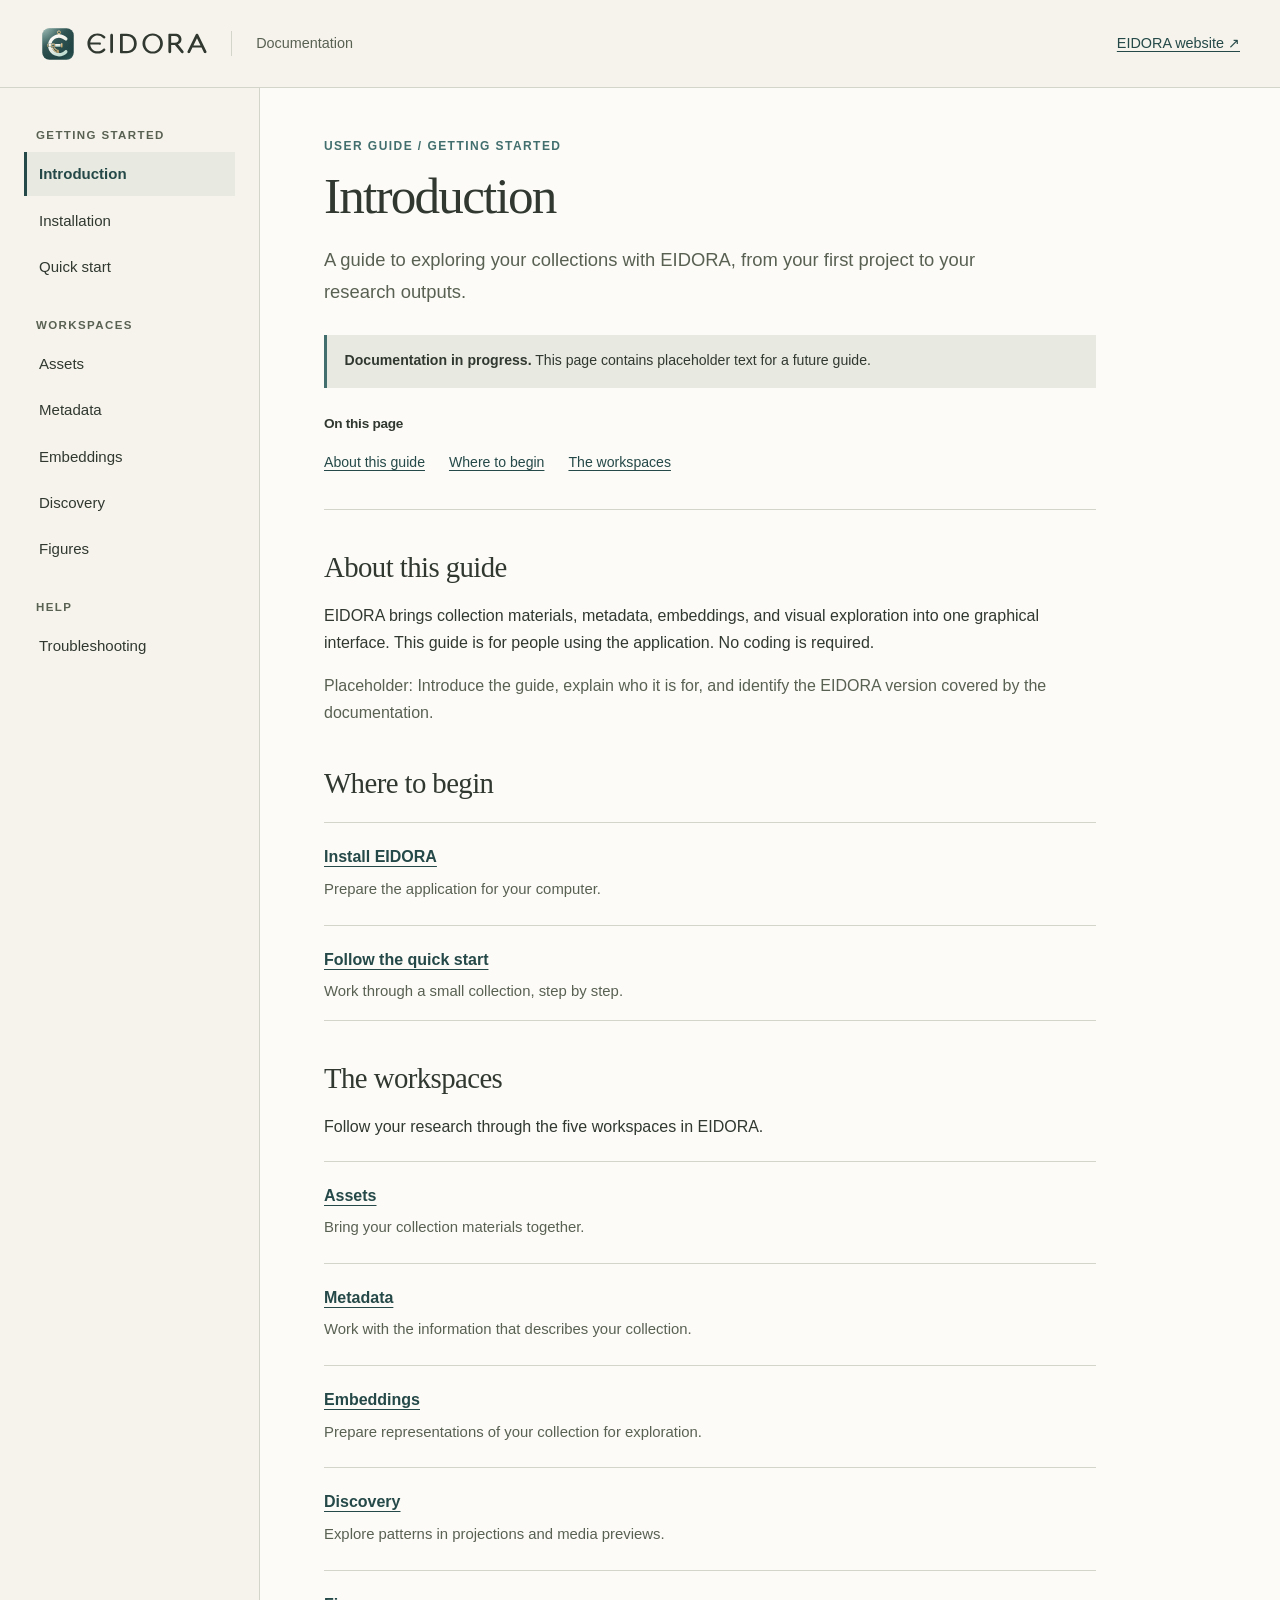
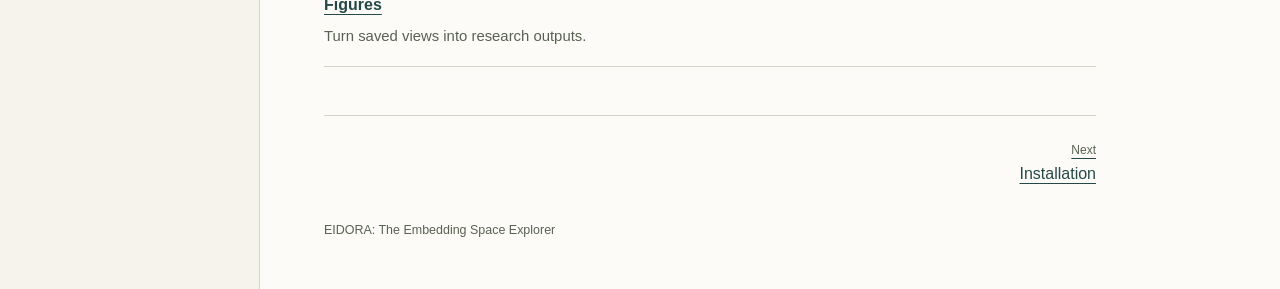
<file: index.html>
<!doctype html>
<html lang="en">
<head>
  <meta charset="utf-8">
  <meta name="viewport" content="width=device-width, initial-scale=1">
  <meta name="description" content="A guide to exploring your collections with EIDORA, from your first project to your research outputs.">
  <title>Introduction · EIDORA Documentation</title>
  <link rel="icon" href="assets/brand/eidora_icon.svg" type="image/svg+xml">
  <link rel="stylesheet" href="styles.css">
</head>
<body>
  <a class="skip-link" href="#main-content">Skip to content</a>

  <!-- Shared header: keep this the same in every HTML file. -->
  <header class="site-header">
    <div class="site-identity">
      <a class="brand" href="index.html" aria-label="EIDORA documentation home">
        <img class="brand-icon" src="assets/brand/eidora_icon.svg" alt="" width="36" height="36">
        <img class="brand-wordmark" src="assets/brand/eidora_wordmark.svg" alt="EIDORA" width="120">
      </a>
      <span class="site-label">Documentation</span>
    </div>
    <a class="website-link" href="https://www.eidora.org/">EIDORA website <span aria-hidden="true">&nbsp;↗</span></a>
  </header>

  <div class="docs-layout">
    <!-- Shared sidebar: update all pages when adding or renaming a link.
         Only this page's link should have aria-current="page". -->
    <aside class="sidebar">
      <nav aria-label="Documentation">
          <div class="nav-group">
            <h2 class="nav-heading">Getting started</h2>
            <ul>
              <li><a href="index.html" aria-current="page">Introduction</a></li>
              <li><a href="installation.html">Installation</a></li>
              <li><a href="quick-start.html">Quick start</a></li>
            </ul>
          </div>
          <div class="nav-group">
            <h2 class="nav-heading">Workspaces</h2>
            <ul>
              <li><a href="assets.html">Assets</a></li>
              <li><a href="metadata.html">Metadata</a></li>
              <li><a href="embeddings.html">Embeddings</a></li>
              <li><a href="discovery.html">Discovery</a></li>
              <li><a href="figures.html">Figures</a></li>
            </ul>
          </div>
          <div class="nav-group">
            <h2 class="nav-heading">Help</h2>
            <ul>
              <li><a href="troubleshooting.html">Troubleshooting</a></li>
            </ul>
          </div>
      </nav>
    </aside>

    <!-- Main documentation content: edit the text and sections below. -->
    <main id="main-content" class="document" tabindex="-1">
      <article aria-labelledby="page-title">
        <header>
          <p class="eyebrow">User guide / Getting started</p>
          <h1 id="page-title">Introduction</h1>
          <p class="lead">A guide to exploring your collections with EIDORA, from your first project to your research outputs.</p>
        </header>

        <!-- Remove this notice when the page is ready for readers. -->
        <aside class="draft-note" aria-label="Documentation status">
          <p><strong>Documentation in progress.</strong> This page contains placeholder text for a future guide.</p>
        </aside>

        <nav class="page-contents" aria-label="On this page">
          <h2>On this page</h2>
          <ul>
              <li><a href="#about-this-guide">About this guide</a></li>
              <li><a href="#where-to-begin">Where to begin</a></li>
              <li><a href="#the-workspaces">The workspaces</a></li>
          </ul>
        </nav>

        <!-- Edit this section. Keep its ID in sync with the link above. -->
        <section id="about-this-guide" aria-labelledby="about-this-guide-title">
          <h2 id="about-this-guide-title">About this guide</h2>
          <p>EIDORA brings collection materials, metadata, embeddings, and visual exploration into one graphical interface. This guide is for people using the application. No coding is required.</p>
          <p class="placeholder">Placeholder: Introduce the guide, explain who it is for, and identify the EIDORA version covered by the documentation.</p>
        </section>

        <!-- Edit this section. Keep its ID in sync with the link above. -->
        <section id="where-to-begin" aria-labelledby="where-to-begin-title">
          <h2 id="where-to-begin-title">Where to begin</h2>
          <ul class="topic-list">
            <li><a href="installation.html">Install EIDORA</a><p>Prepare the application for your computer.</p></li>
            <li><a href="quick-start.html">Follow the quick start</a><p>Work through a small collection, step by step.</p></li>
          </ul>
        </section>

        <!-- Edit this section. Keep its ID in sync with the link above. -->
        <section id="the-workspaces" aria-labelledby="the-workspaces-title">
          <h2 id="the-workspaces-title">The workspaces</h2>
          <p>Follow your research through the five workspaces in EIDORA.</p>
          <ul class="topic-list">
            <li><a href="assets.html">Assets</a><p>Bring your collection materials together.</p></li>
            <li><a href="metadata.html">Metadata</a><p>Work with the information that describes your collection.</p></li>
            <li><a href="embeddings.html">Embeddings</a><p>Prepare representations of your collection for exploration.</p></li>
            <li><a href="discovery.html">Discovery</a><p>Explore patterns in projections and media previews.</p></li>
            <li><a href="figures.html">Figures</a><p>Turn saved views into research outputs.</p></li>
          </ul>
        </section>
      </article>

      <!-- Update these links if the order of the guide changes. -->
      <nav class="page-navigation" aria-label="Previous and next pages">
        
        <a class="next-page" href="installation.html"><span>Next</span>Installation</a>
      </nav>
      <footer class="site-footer">
        <p>EIDORA: The Embedding Space Explorer</p>
      </footer>
    </main>
  </div>
</body>
</html>
</file>
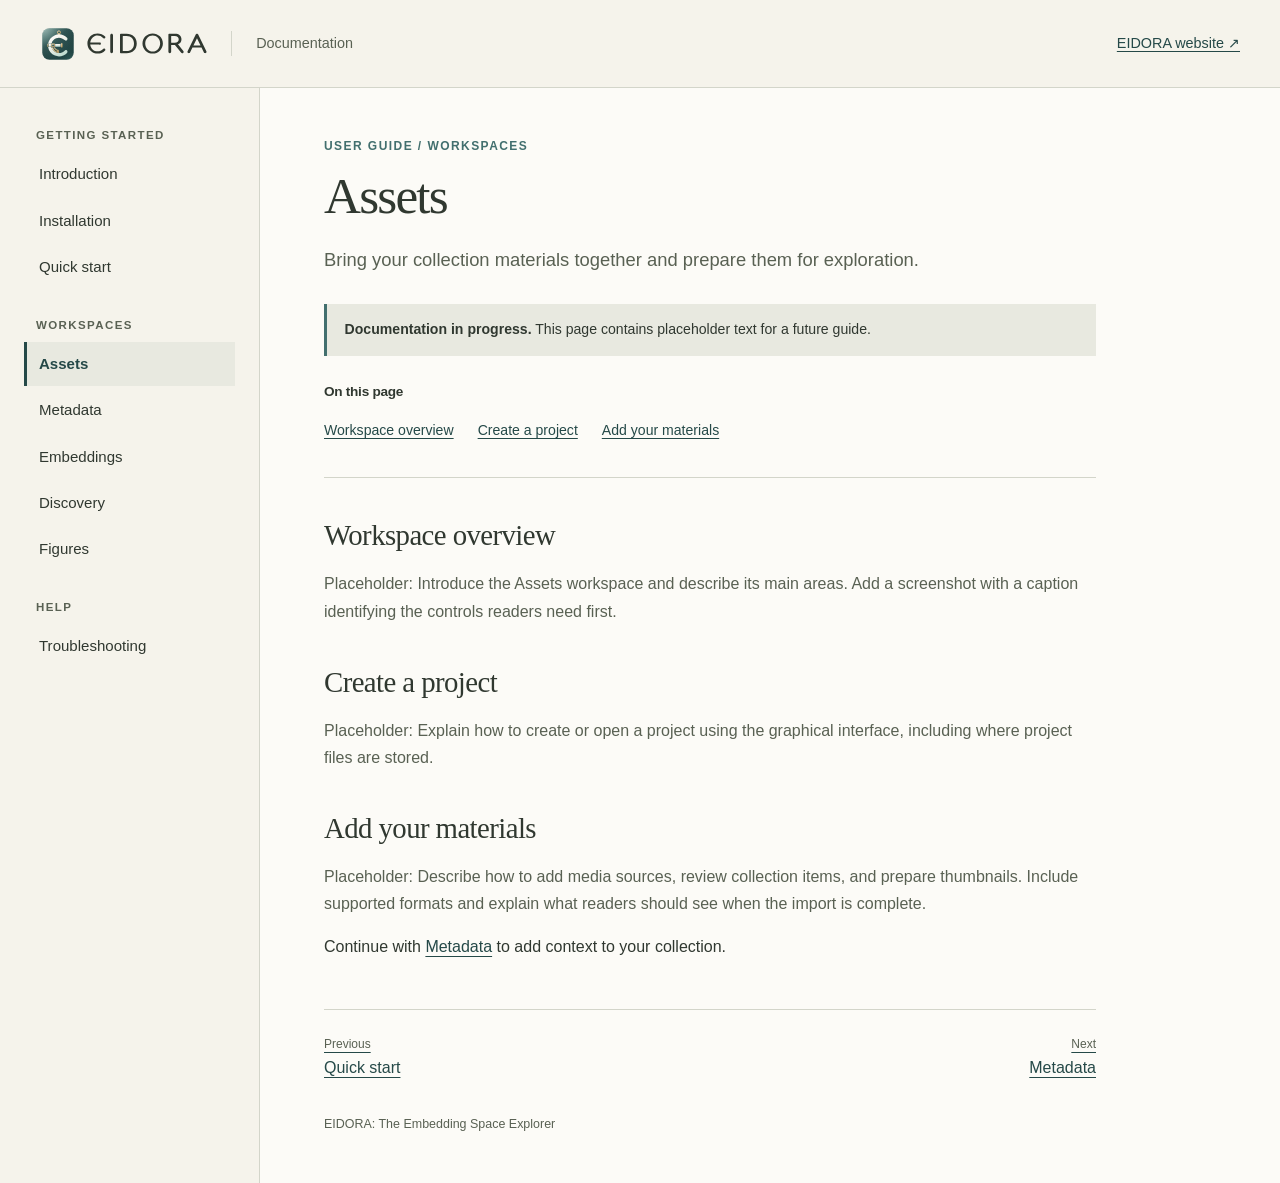
<file: assets.html>
<!doctype html>
<html lang="en">
<head>
  <meta charset="utf-8">
  <meta name="viewport" content="width=device-width, initial-scale=1">
  <meta name="description" content="Bring your collection materials together and prepare them for exploration.">
  <title>Assets · EIDORA Documentation</title>
  <link rel="icon" href="assets/brand/eidora_icon.svg" type="image/svg+xml">
  <link rel="stylesheet" href="styles.css">
</head>
<body>
  <a class="skip-link" href="#main-content">Skip to content</a>

  <!-- Shared header: keep this the same in every HTML file. -->
  <header class="site-header">
    <div class="site-identity">
      <a class="brand" href="index.html" aria-label="EIDORA documentation home">
        <img class="brand-icon" src="assets/brand/eidora_icon.svg" alt="" width="36" height="36">
        <img class="brand-wordmark" src="assets/brand/eidora_wordmark.svg" alt="EIDORA" width="120">
      </a>
      <span class="site-label">Documentation</span>
    </div>
    <a class="website-link" href="https://www.eidora.org/">EIDORA website <span aria-hidden="true">&nbsp;↗</span></a>
  </header>

  <div class="docs-layout">
    <!-- Shared sidebar: update all pages when adding or renaming a link.
         Only this page's link should have aria-current="page". -->
    <aside class="sidebar">
      <nav aria-label="Documentation">
          <div class="nav-group">
            <h2 class="nav-heading">Getting started</h2>
            <ul>
              <li><a href="index.html">Introduction</a></li>
              <li><a href="installation.html">Installation</a></li>
              <li><a href="quick-start.html">Quick start</a></li>
            </ul>
          </div>
          <div class="nav-group">
            <h2 class="nav-heading">Workspaces</h2>
            <ul>
              <li><a href="assets.html" aria-current="page">Assets</a></li>
              <li><a href="metadata.html">Metadata</a></li>
              <li><a href="embeddings.html">Embeddings</a></li>
              <li><a href="discovery.html">Discovery</a></li>
              <li><a href="figures.html">Figures</a></li>
            </ul>
          </div>
          <div class="nav-group">
            <h2 class="nav-heading">Help</h2>
            <ul>
              <li><a href="troubleshooting.html">Troubleshooting</a></li>
            </ul>
          </div>
      </nav>
    </aside>

    <!-- Main documentation content: edit the text and sections below. -->
    <main id="main-content" class="document" tabindex="-1">
      <article aria-labelledby="page-title">
        <header>
          <p class="eyebrow">User guide / Workspaces</p>
          <h1 id="page-title">Assets</h1>
          <p class="lead">Bring your collection materials together and prepare them for exploration.</p>
        </header>

        <!-- Remove this notice when the page is ready for readers. -->
        <aside class="draft-note" aria-label="Documentation status">
          <p><strong>Documentation in progress.</strong> This page contains placeholder text for a future guide.</p>
        </aside>

        <nav class="page-contents" aria-label="On this page">
          <h2>On this page</h2>
          <ul>
              <li><a href="#workspace-overview">Workspace overview</a></li>
              <li><a href="#create-a-project">Create a project</a></li>
              <li><a href="#add-your-materials">Add your materials</a></li>
          </ul>
        </nav>

        <!-- Edit this section. Keep its ID in sync with the link above. -->
        <section id="workspace-overview" aria-labelledby="workspace-overview-title">
          <h2 id="workspace-overview-title">Workspace overview</h2>
          <p class="placeholder">Placeholder: Introduce the Assets workspace and describe its main areas. Add a screenshot with a caption identifying the controls readers need first.</p>
        </section>

        <!-- Edit this section. Keep its ID in sync with the link above. -->
        <section id="create-a-project" aria-labelledby="create-a-project-title">
          <h2 id="create-a-project-title">Create a project</h2>
          <p class="placeholder">Placeholder: Explain how to create or open a project using the graphical interface, including where project files are stored.</p>
        </section>

        <!-- Edit this section. Keep its ID in sync with the link above. -->
        <section id="add-your-materials" aria-labelledby="add-your-materials-title">
          <h2 id="add-your-materials-title">Add your materials</h2>
          <p class="placeholder">Placeholder: Describe how to add media sources, review collection items, and prepare thumbnails. Include supported formats and explain what readers should see when the import is complete.</p>
          <p>Continue with <a href="metadata.html">Metadata</a> to add context to your collection.</p>
        </section>
      </article>

      <!-- Update these links if the order of the guide changes. -->
      <nav class="page-navigation" aria-label="Previous and next pages">
        <a href="quick-start.html"><span>Previous</span>Quick start</a>
        <a class="next-page" href="metadata.html"><span>Next</span>Metadata</a>
      </nav>
      <footer class="site-footer">
        <p>EIDORA: The Embedding Space Explorer</p>
      </footer>
    </main>
  </div>
</body>
</html>
</file>
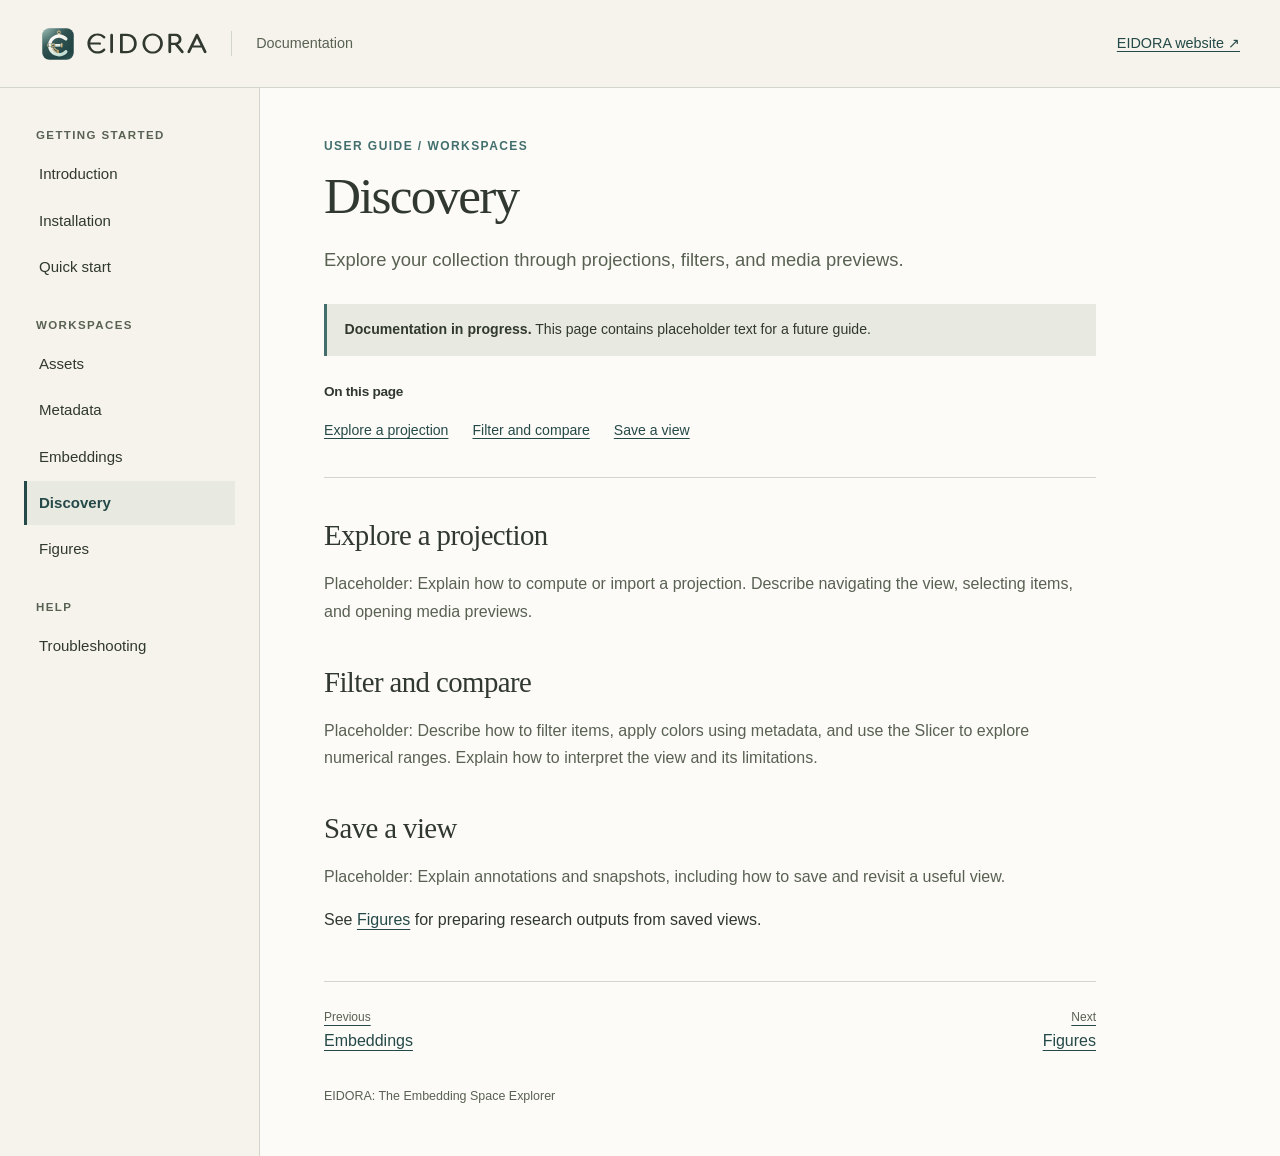
<file: discovery.html>
<!doctype html>
<html lang="en">
<head>
  <meta charset="utf-8">
  <meta name="viewport" content="width=device-width, initial-scale=1">
  <meta name="description" content="Explore your collection through projections, filters, and media previews.">
  <title>Discovery · EIDORA Documentation</title>
  <link rel="icon" href="assets/brand/eidora_icon.svg" type="image/svg+xml">
  <link rel="stylesheet" href="styles.css">
</head>
<body>
  <a class="skip-link" href="#main-content">Skip to content</a>

  <!-- Shared header: keep this the same in every HTML file. -->
  <header class="site-header">
    <div class="site-identity">
      <a class="brand" href="index.html" aria-label="EIDORA documentation home">
        <img class="brand-icon" src="assets/brand/eidora_icon.svg" alt="" width="36" height="36">
        <img class="brand-wordmark" src="assets/brand/eidora_wordmark.svg" alt="EIDORA" width="120">
      </a>
      <span class="site-label">Documentation</span>
    </div>
    <a class="website-link" href="https://www.eidora.org/">EIDORA website <span aria-hidden="true">&nbsp;↗</span></a>
  </header>

  <div class="docs-layout">
    <!-- Shared sidebar: update all pages when adding or renaming a link.
         Only this page's link should have aria-current="page". -->
    <aside class="sidebar">
      <nav aria-label="Documentation">
          <div class="nav-group">
            <h2 class="nav-heading">Getting started</h2>
            <ul>
              <li><a href="index.html">Introduction</a></li>
              <li><a href="installation.html">Installation</a></li>
              <li><a href="quick-start.html">Quick start</a></li>
            </ul>
          </div>
          <div class="nav-group">
            <h2 class="nav-heading">Workspaces</h2>
            <ul>
              <li><a href="assets.html">Assets</a></li>
              <li><a href="metadata.html">Metadata</a></li>
              <li><a href="embeddings.html">Embeddings</a></li>
              <li><a href="discovery.html" aria-current="page">Discovery</a></li>
              <li><a href="figures.html">Figures</a></li>
            </ul>
          </div>
          <div class="nav-group">
            <h2 class="nav-heading">Help</h2>
            <ul>
              <li><a href="troubleshooting.html">Troubleshooting</a></li>
            </ul>
          </div>
      </nav>
    </aside>

    <!-- Main documentation content: edit the text and sections below. -->
    <main id="main-content" class="document" tabindex="-1">
      <article aria-labelledby="page-title">
        <header>
          <p class="eyebrow">User guide / Workspaces</p>
          <h1 id="page-title">Discovery</h1>
          <p class="lead">Explore your collection through projections, filters, and media previews.</p>
        </header>

        <!-- Remove this notice when the page is ready for readers. -->
        <aside class="draft-note" aria-label="Documentation status">
          <p><strong>Documentation in progress.</strong> This page contains placeholder text for a future guide.</p>
        </aside>

        <nav class="page-contents" aria-label="On this page">
          <h2>On this page</h2>
          <ul>
              <li><a href="#explore-a-projection">Explore a projection</a></li>
              <li><a href="#filter-and-compare">Filter and compare</a></li>
              <li><a href="#save-a-view">Save a view</a></li>
          </ul>
        </nav>

        <!-- Edit this section. Keep its ID in sync with the link above. -->
        <section id="explore-a-projection" aria-labelledby="explore-a-projection-title">
          <h2 id="explore-a-projection-title">Explore a projection</h2>
          <p class="placeholder">Placeholder: Explain how to compute or import a projection. Describe navigating the view, selecting items, and opening media previews.</p>
        </section>

        <!-- Edit this section. Keep its ID in sync with the link above. -->
        <section id="filter-and-compare" aria-labelledby="filter-and-compare-title">
          <h2 id="filter-and-compare-title">Filter and compare</h2>
          <p class="placeholder">Placeholder: Describe how to filter items, apply colors using metadata, and use the Slicer to explore numerical ranges. Explain how to interpret the view and its limitations.</p>
        </section>

        <!-- Edit this section. Keep its ID in sync with the link above. -->
        <section id="save-a-view" aria-labelledby="save-a-view-title">
          <h2 id="save-a-view-title">Save a view</h2>
          <p class="placeholder">Placeholder: Explain annotations and snapshots, including how to save and revisit a useful view.</p>
          <p>See <a href="figures.html">Figures</a> for preparing research outputs from saved views.</p>
        </section>
      </article>

      <!-- Update these links if the order of the guide changes. -->
      <nav class="page-navigation" aria-label="Previous and next pages">
        <a href="embeddings.html"><span>Previous</span>Embeddings</a>
        <a class="next-page" href="figures.html"><span>Next</span>Figures</a>
      </nav>
      <footer class="site-footer">
        <p>EIDORA: The Embedding Space Explorer</p>
      </footer>
    </main>
  </div>
</body>
</html>
</file>
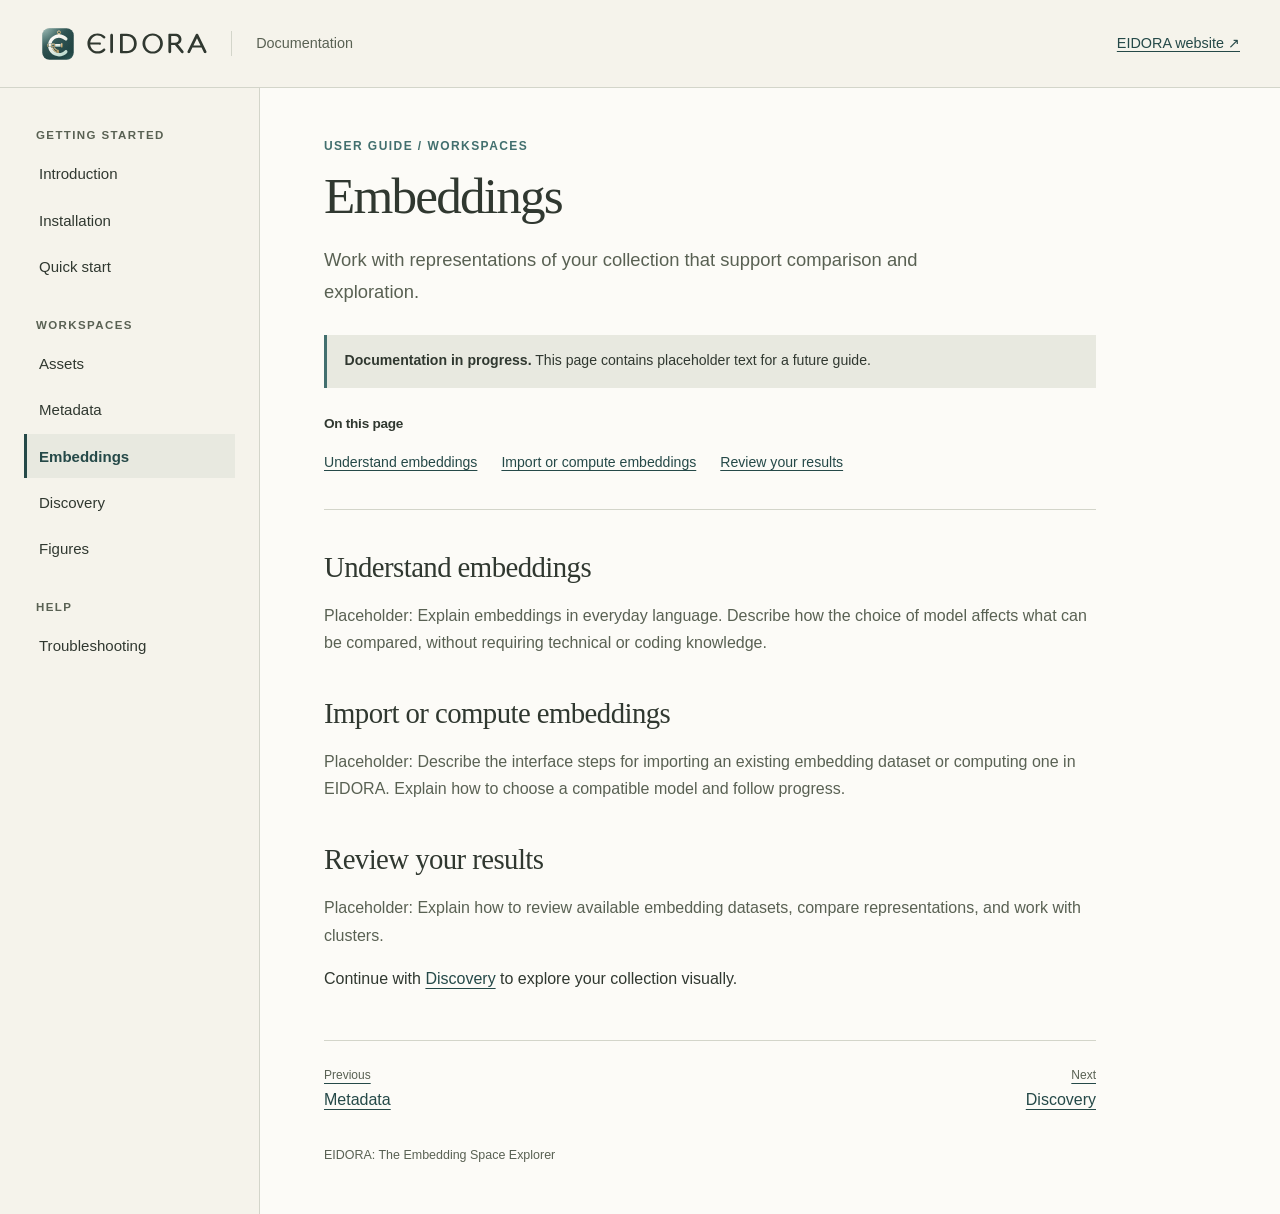
<file: embeddings.html>
<!doctype html>
<html lang="en">
<head>
  <meta charset="utf-8">
  <meta name="viewport" content="width=device-width, initial-scale=1">
  <meta name="description" content="Work with representations of your collection that support comparison and exploration.">
  <title>Embeddings · EIDORA Documentation</title>
  <link rel="icon" href="assets/brand/eidora_icon.svg" type="image/svg+xml">
  <link rel="stylesheet" href="styles.css">
</head>
<body>
  <a class="skip-link" href="#main-content">Skip to content</a>

  <!-- Shared header: keep this the same in every HTML file. -->
  <header class="site-header">
    <div class="site-identity">
      <a class="brand" href="index.html" aria-label="EIDORA documentation home">
        <img class="brand-icon" src="assets/brand/eidora_icon.svg" alt="" width="36" height="36">
        <img class="brand-wordmark" src="assets/brand/eidora_wordmark.svg" alt="EIDORA" width="120">
      </a>
      <span class="site-label">Documentation</span>
    </div>
    <a class="website-link" href="https://www.eidora.org/">EIDORA website <span aria-hidden="true">&nbsp;↗</span></a>
  </header>

  <div class="docs-layout">
    <!-- Shared sidebar: update all pages when adding or renaming a link.
         Only this page's link should have aria-current="page". -->
    <aside class="sidebar">
      <nav aria-label="Documentation">
          <div class="nav-group">
            <h2 class="nav-heading">Getting started</h2>
            <ul>
              <li><a href="index.html">Introduction</a></li>
              <li><a href="installation.html">Installation</a></li>
              <li><a href="quick-start.html">Quick start</a></li>
            </ul>
          </div>
          <div class="nav-group">
            <h2 class="nav-heading">Workspaces</h2>
            <ul>
              <li><a href="assets.html">Assets</a></li>
              <li><a href="metadata.html">Metadata</a></li>
              <li><a href="embeddings.html" aria-current="page">Embeddings</a></li>
              <li><a href="discovery.html">Discovery</a></li>
              <li><a href="figures.html">Figures</a></li>
            </ul>
          </div>
          <div class="nav-group">
            <h2 class="nav-heading">Help</h2>
            <ul>
              <li><a href="troubleshooting.html">Troubleshooting</a></li>
            </ul>
          </div>
      </nav>
    </aside>

    <!-- Main documentation content: edit the text and sections below. -->
    <main id="main-content" class="document" tabindex="-1">
      <article aria-labelledby="page-title">
        <header>
          <p class="eyebrow">User guide / Workspaces</p>
          <h1 id="page-title">Embeddings</h1>
          <p class="lead">Work with representations of your collection that support comparison and exploration.</p>
        </header>

        <!-- Remove this notice when the page is ready for readers. -->
        <aside class="draft-note" aria-label="Documentation status">
          <p><strong>Documentation in progress.</strong> This page contains placeholder text for a future guide.</p>
        </aside>

        <nav class="page-contents" aria-label="On this page">
          <h2>On this page</h2>
          <ul>
              <li><a href="#understand-embeddings">Understand embeddings</a></li>
              <li><a href="#import-or-compute">Import or compute embeddings</a></li>
              <li><a href="#review-your-results">Review your results</a></li>
          </ul>
        </nav>

        <!-- Edit this section. Keep its ID in sync with the link above. -->
        <section id="understand-embeddings" aria-labelledby="understand-embeddings-title">
          <h2 id="understand-embeddings-title">Understand embeddings</h2>
          <p class="placeholder">Placeholder: Explain embeddings in everyday language. Describe how the choice of model affects what can be compared, without requiring technical or coding knowledge.</p>
        </section>

        <!-- Edit this section. Keep its ID in sync with the link above. -->
        <section id="import-or-compute" aria-labelledby="import-or-compute-title">
          <h2 id="import-or-compute-title">Import or compute embeddings</h2>
          <p class="placeholder">Placeholder: Describe the interface steps for importing an existing embedding dataset or computing one in EIDORA. Explain how to choose a compatible model and follow progress.</p>
        </section>

        <!-- Edit this section. Keep its ID in sync with the link above. -->
        <section id="review-your-results" aria-labelledby="review-your-results-title">
          <h2 id="review-your-results-title">Review your results</h2>
          <p class="placeholder">Placeholder: Explain how to review available embedding datasets, compare representations, and work with clusters.</p>
          <p>Continue with <a href="discovery.html">Discovery</a> to explore your collection visually.</p>
        </section>
      </article>

      <!-- Update these links if the order of the guide changes. -->
      <nav class="page-navigation" aria-label="Previous and next pages">
        <a href="metadata.html"><span>Previous</span>Metadata</a>
        <a class="next-page" href="discovery.html"><span>Next</span>Discovery</a>
      </nav>
      <footer class="site-footer">
        <p>EIDORA: The Embedding Space Explorer</p>
      </footer>
    </main>
  </div>
</body>
</html>
</file>
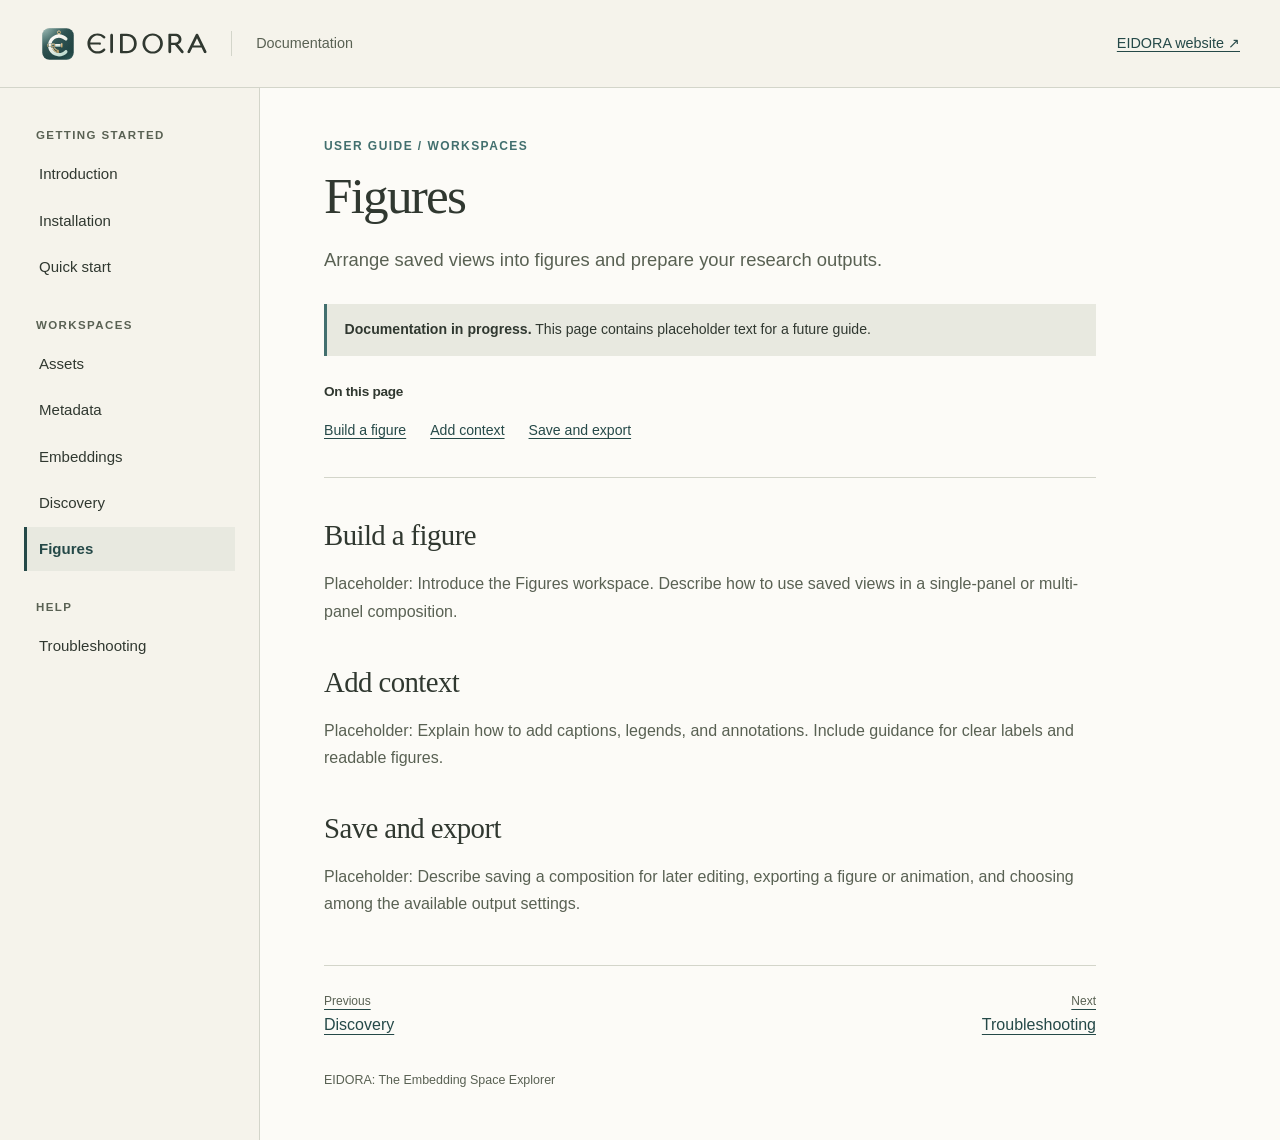
<file: figures.html>
<!doctype html>
<html lang="en">
<head>
  <meta charset="utf-8">
  <meta name="viewport" content="width=device-width, initial-scale=1">
  <meta name="description" content="Arrange saved views into figures and prepare your research outputs.">
  <title>Figures · EIDORA Documentation</title>
  <link rel="icon" href="assets/brand/eidora_icon.svg" type="image/svg+xml">
  <link rel="stylesheet" href="styles.css">
</head>
<body>
  <a class="skip-link" href="#main-content">Skip to content</a>

  <!-- Shared header: keep this the same in every HTML file. -->
  <header class="site-header">
    <div class="site-identity">
      <a class="brand" href="index.html" aria-label="EIDORA documentation home">
        <img class="brand-icon" src="assets/brand/eidora_icon.svg" alt="" width="36" height="36">
        <img class="brand-wordmark" src="assets/brand/eidora_wordmark.svg" alt="EIDORA" width="120">
      </a>
      <span class="site-label">Documentation</span>
    </div>
    <a class="website-link" href="https://www.eidora.org/">EIDORA website <span aria-hidden="true">&nbsp;↗</span></a>
  </header>

  <div class="docs-layout">
    <!-- Shared sidebar: update all pages when adding or renaming a link.
         Only this page's link should have aria-current="page". -->
    <aside class="sidebar">
      <nav aria-label="Documentation">
          <div class="nav-group">
            <h2 class="nav-heading">Getting started</h2>
            <ul>
              <li><a href="index.html">Introduction</a></li>
              <li><a href="installation.html">Installation</a></li>
              <li><a href="quick-start.html">Quick start</a></li>
            </ul>
          </div>
          <div class="nav-group">
            <h2 class="nav-heading">Workspaces</h2>
            <ul>
              <li><a href="assets.html">Assets</a></li>
              <li><a href="metadata.html">Metadata</a></li>
              <li><a href="embeddings.html">Embeddings</a></li>
              <li><a href="discovery.html">Discovery</a></li>
              <li><a href="figures.html" aria-current="page">Figures</a></li>
            </ul>
          </div>
          <div class="nav-group">
            <h2 class="nav-heading">Help</h2>
            <ul>
              <li><a href="troubleshooting.html">Troubleshooting</a></li>
            </ul>
          </div>
      </nav>
    </aside>

    <!-- Main documentation content: edit the text and sections below. -->
    <main id="main-content" class="document" tabindex="-1">
      <article aria-labelledby="page-title">
        <header>
          <p class="eyebrow">User guide / Workspaces</p>
          <h1 id="page-title">Figures</h1>
          <p class="lead">Arrange saved views into figures and prepare your research outputs.</p>
        </header>

        <!-- Remove this notice when the page is ready for readers. -->
        <aside class="draft-note" aria-label="Documentation status">
          <p><strong>Documentation in progress.</strong> This page contains placeholder text for a future guide.</p>
        </aside>

        <nav class="page-contents" aria-label="On this page">
          <h2>On this page</h2>
          <ul>
              <li><a href="#build-a-figure">Build a figure</a></li>
              <li><a href="#add-context">Add context</a></li>
              <li><a href="#save-and-export">Save and export</a></li>
          </ul>
        </nav>

        <!-- Edit this section. Keep its ID in sync with the link above. -->
        <section id="build-a-figure" aria-labelledby="build-a-figure-title">
          <h2 id="build-a-figure-title">Build a figure</h2>
          <p class="placeholder">Placeholder: Introduce the Figures workspace. Describe how to use saved views in a single-panel or multi-panel composition.</p>
        </section>

        <!-- Edit this section. Keep its ID in sync with the link above. -->
        <section id="add-context" aria-labelledby="add-context-title">
          <h2 id="add-context-title">Add context</h2>
          <p class="placeholder">Placeholder: Explain how to add captions, legends, and annotations. Include guidance for clear labels and readable figures.</p>
        </section>

        <!-- Edit this section. Keep its ID in sync with the link above. -->
        <section id="save-and-export" aria-labelledby="save-and-export-title">
          <h2 id="save-and-export-title">Save and export</h2>
          <p class="placeholder">Placeholder: Describe saving a composition for later editing, exporting a figure or animation, and choosing among the available output settings.</p>
        </section>
      </article>

      <!-- Update these links if the order of the guide changes. -->
      <nav class="page-navigation" aria-label="Previous and next pages">
        <a href="discovery.html"><span>Previous</span>Discovery</a>
        <a class="next-page" href="troubleshooting.html"><span>Next</span>Troubleshooting</a>
      </nav>
      <footer class="site-footer">
        <p>EIDORA: The Embedding Space Explorer</p>
      </footer>
    </main>
  </div>
</body>
</html>
</file>
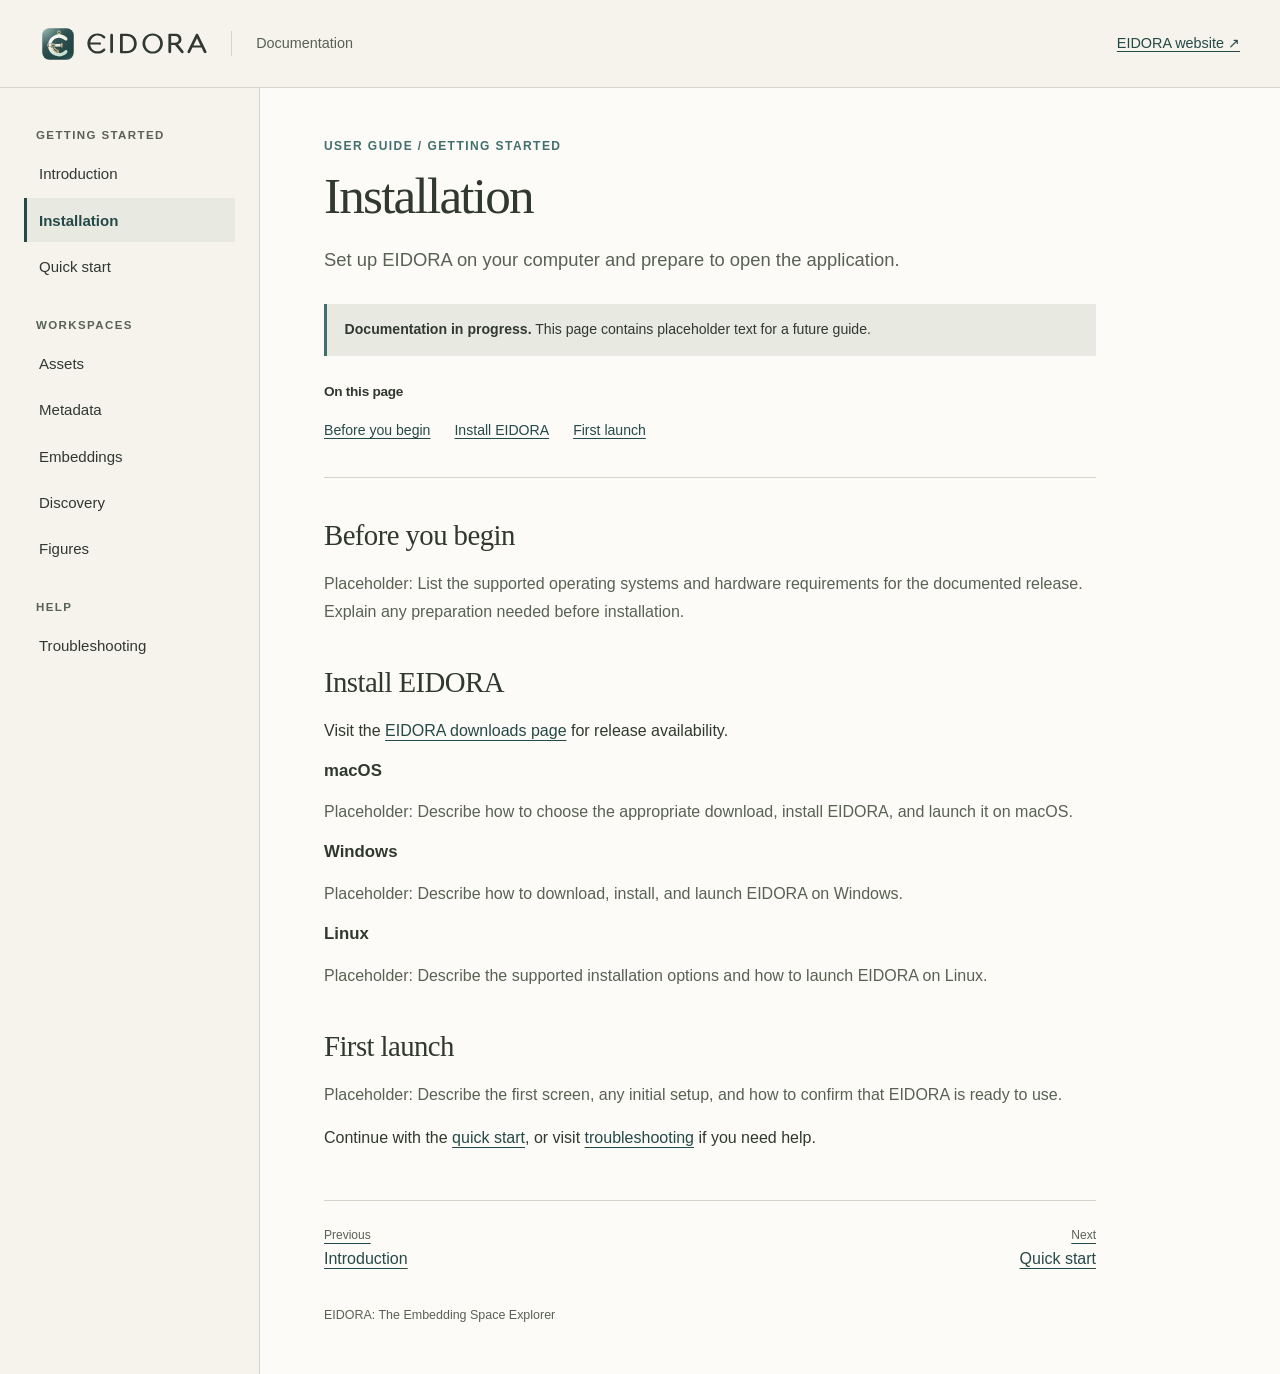
<file: installation.html>
<!doctype html>
<html lang="en">
<head>
  <meta charset="utf-8">
  <meta name="viewport" content="width=device-width, initial-scale=1">
  <meta name="description" content="Set up EIDORA on your computer and prepare to open the application.">
  <title>Installation · EIDORA Documentation</title>
  <link rel="icon" href="assets/brand/eidora_icon.svg" type="image/svg+xml">
  <link rel="stylesheet" href="styles.css">
</head>
<body>
  <a class="skip-link" href="#main-content">Skip to content</a>

  <!-- Shared header: keep this the same in every HTML file. -->
  <header class="site-header">
    <div class="site-identity">
      <a class="brand" href="index.html" aria-label="EIDORA documentation home">
        <img class="brand-icon" src="assets/brand/eidora_icon.svg" alt="" width="36" height="36">
        <img class="brand-wordmark" src="assets/brand/eidora_wordmark.svg" alt="EIDORA" width="120">
      </a>
      <span class="site-label">Documentation</span>
    </div>
    <a class="website-link" href="https://www.eidora.org/">EIDORA website <span aria-hidden="true">&nbsp;↗</span></a>
  </header>

  <div class="docs-layout">
    <!-- Shared sidebar: update all pages when adding or renaming a link.
         Only this page's link should have aria-current="page". -->
    <aside class="sidebar">
      <nav aria-label="Documentation">
          <div class="nav-group">
            <h2 class="nav-heading">Getting started</h2>
            <ul>
              <li><a href="index.html">Introduction</a></li>
              <li><a href="installation.html" aria-current="page">Installation</a></li>
              <li><a href="quick-start.html">Quick start</a></li>
            </ul>
          </div>
          <div class="nav-group">
            <h2 class="nav-heading">Workspaces</h2>
            <ul>
              <li><a href="assets.html">Assets</a></li>
              <li><a href="metadata.html">Metadata</a></li>
              <li><a href="embeddings.html">Embeddings</a></li>
              <li><a href="discovery.html">Discovery</a></li>
              <li><a href="figures.html">Figures</a></li>
            </ul>
          </div>
          <div class="nav-group">
            <h2 class="nav-heading">Help</h2>
            <ul>
              <li><a href="troubleshooting.html">Troubleshooting</a></li>
            </ul>
          </div>
      </nav>
    </aside>

    <!-- Main documentation content: edit the text and sections below. -->
    <main id="main-content" class="document" tabindex="-1">
      <article aria-labelledby="page-title">
        <header>
          <p class="eyebrow">User guide / Getting started</p>
          <h1 id="page-title">Installation</h1>
          <p class="lead">Set up EIDORA on your computer and prepare to open the application.</p>
        </header>

        <!-- Remove this notice when the page is ready for readers. -->
        <aside class="draft-note" aria-label="Documentation status">
          <p><strong>Documentation in progress.</strong> This page contains placeholder text for a future guide.</p>
        </aside>

        <nav class="page-contents" aria-label="On this page">
          <h2>On this page</h2>
          <ul>
              <li><a href="#before-you-begin">Before you begin</a></li>
              <li><a href="#install-eidora">Install EIDORA</a></li>
              <li><a href="#first-launch">First launch</a></li>
          </ul>
        </nav>

        <!-- Edit this section. Keep its ID in sync with the link above. -->
        <section id="before-you-begin" aria-labelledby="before-you-begin-title">
          <h2 id="before-you-begin-title">Before you begin</h2>
          <p class="placeholder">Placeholder: List the supported operating systems and hardware requirements for the documented release. Explain any preparation needed before installation.</p>
        </section>

        <!-- Edit this section. Keep its ID in sync with the link above. -->
        <section id="install-eidora" aria-labelledby="install-eidora-title">
          <h2 id="install-eidora-title">Install EIDORA</h2>
          <p>Visit the <a href="https://www.eidora.org/#downloads">EIDORA downloads page</a> for release availability.</p>
          <h3>macOS</h3><p class="placeholder">Placeholder: Describe how to choose the appropriate download, install EIDORA, and launch it on macOS.</p>
          <h3>Windows</h3><p class="placeholder">Placeholder: Describe how to download, install, and launch EIDORA on Windows.</p>
          <h3>Linux</h3><p class="placeholder">Placeholder: Describe the supported installation options and how to launch EIDORA on Linux.</p>
        </section>

        <!-- Edit this section. Keep its ID in sync with the link above. -->
        <section id="first-launch" aria-labelledby="first-launch-title">
          <h2 id="first-launch-title">First launch</h2>
          <p class="placeholder">Placeholder: Describe the first screen, any initial setup, and how to confirm that EIDORA is ready to use.</p>
          <p>Continue with the <a href="quick-start.html">quick start</a>, or visit <a href="troubleshooting.html">troubleshooting</a> if you need help.</p>
        </section>
      </article>

      <!-- Update these links if the order of the guide changes. -->
      <nav class="page-navigation" aria-label="Previous and next pages">
        <a href="index.html"><span>Previous</span>Introduction</a>
        <a class="next-page" href="quick-start.html"><span>Next</span>Quick start</a>
      </nav>
      <footer class="site-footer">
        <p>EIDORA: The Embedding Space Explorer</p>
      </footer>
    </main>
  </div>
</body>
</html>
</file>
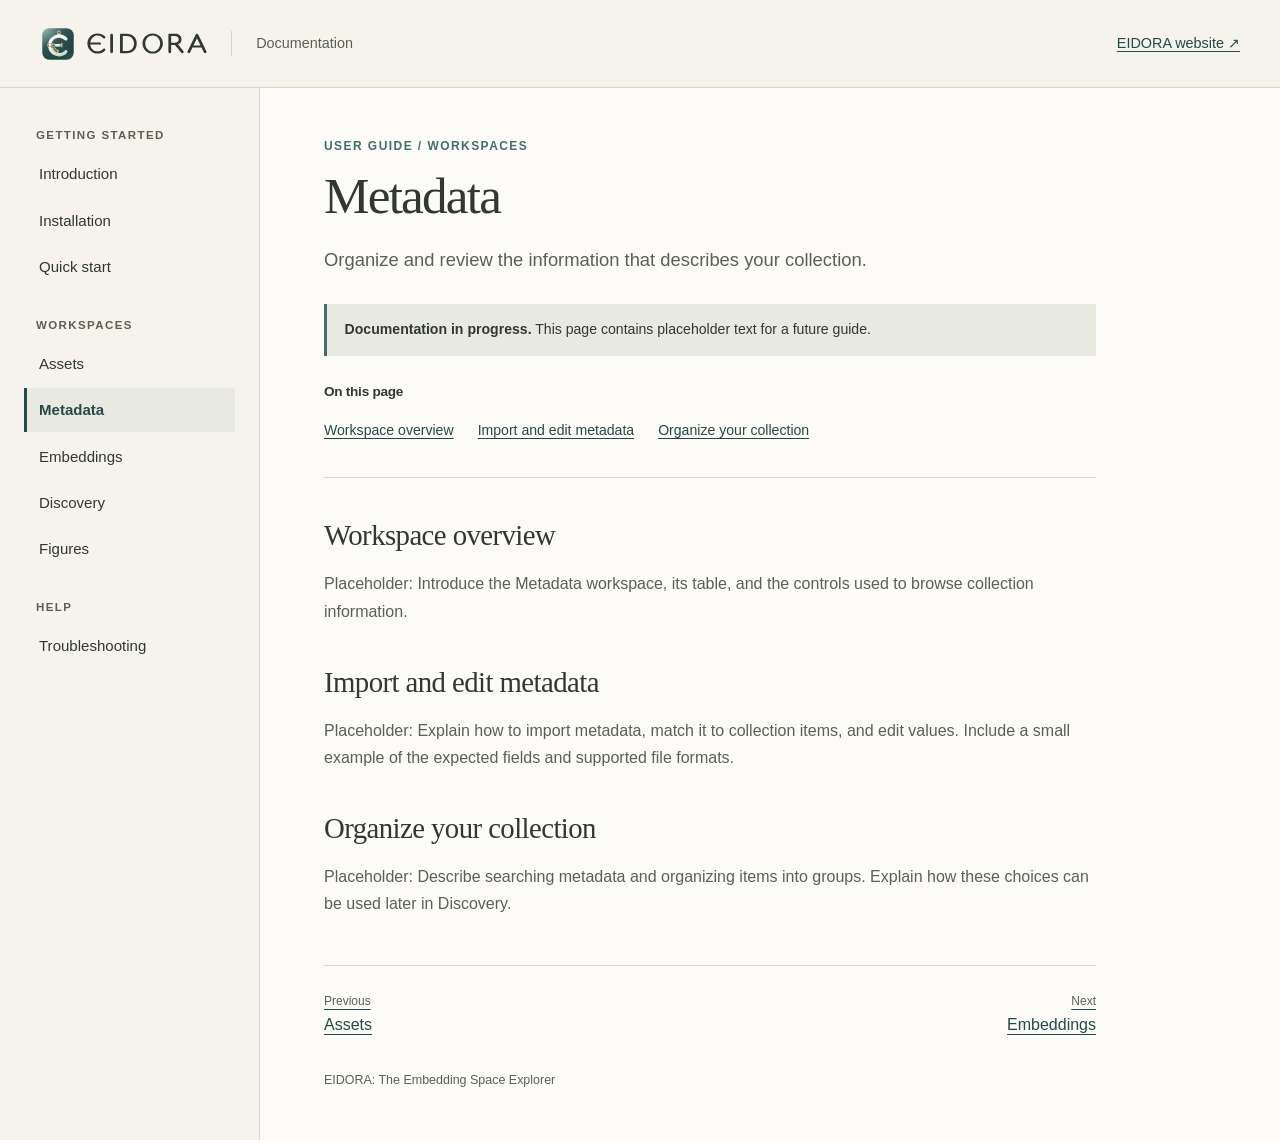
<file: metadata.html>
<!doctype html>
<html lang="en">
<head>
  <meta charset="utf-8">
  <meta name="viewport" content="width=device-width, initial-scale=1">
  <meta name="description" content="Organize and review the information that describes your collection.">
  <title>Metadata · EIDORA Documentation</title>
  <link rel="icon" href="assets/brand/eidora_icon.svg" type="image/svg+xml">
  <link rel="stylesheet" href="styles.css">
</head>
<body>
  <a class="skip-link" href="#main-content">Skip to content</a>

  <!-- Shared header: keep this the same in every HTML file. -->
  <header class="site-header">
    <div class="site-identity">
      <a class="brand" href="index.html" aria-label="EIDORA documentation home">
        <img class="brand-icon" src="assets/brand/eidora_icon.svg" alt="" width="36" height="36">
        <img class="brand-wordmark" src="assets/brand/eidora_wordmark.svg" alt="EIDORA" width="120">
      </a>
      <span class="site-label">Documentation</span>
    </div>
    <a class="website-link" href="https://www.eidora.org/">EIDORA website <span aria-hidden="true">&nbsp;↗</span></a>
  </header>

  <div class="docs-layout">
    <!-- Shared sidebar: update all pages when adding or renaming a link.
         Only this page's link should have aria-current="page". -->
    <aside class="sidebar">
      <nav aria-label="Documentation">
          <div class="nav-group">
            <h2 class="nav-heading">Getting started</h2>
            <ul>
              <li><a href="index.html">Introduction</a></li>
              <li><a href="installation.html">Installation</a></li>
              <li><a href="quick-start.html">Quick start</a></li>
            </ul>
          </div>
          <div class="nav-group">
            <h2 class="nav-heading">Workspaces</h2>
            <ul>
              <li><a href="assets.html">Assets</a></li>
              <li><a href="metadata.html" aria-current="page">Metadata</a></li>
              <li><a href="embeddings.html">Embeddings</a></li>
              <li><a href="discovery.html">Discovery</a></li>
              <li><a href="figures.html">Figures</a></li>
            </ul>
          </div>
          <div class="nav-group">
            <h2 class="nav-heading">Help</h2>
            <ul>
              <li><a href="troubleshooting.html">Troubleshooting</a></li>
            </ul>
          </div>
      </nav>
    </aside>

    <!-- Main documentation content: edit the text and sections below. -->
    <main id="main-content" class="document" tabindex="-1">
      <article aria-labelledby="page-title">
        <header>
          <p class="eyebrow">User guide / Workspaces</p>
          <h1 id="page-title">Metadata</h1>
          <p class="lead">Organize and review the information that describes your collection.</p>
        </header>

        <!-- Remove this notice when the page is ready for readers. -->
        <aside class="draft-note" aria-label="Documentation status">
          <p><strong>Documentation in progress.</strong> This page contains placeholder text for a future guide.</p>
        </aside>

        <nav class="page-contents" aria-label="On this page">
          <h2>On this page</h2>
          <ul>
              <li><a href="#workspace-overview">Workspace overview</a></li>
              <li><a href="#import-and-edit">Import and edit metadata</a></li>
              <li><a href="#organize-your-collection">Organize your collection</a></li>
          </ul>
        </nav>

        <!-- Edit this section. Keep its ID in sync with the link above. -->
        <section id="workspace-overview" aria-labelledby="workspace-overview-title">
          <h2 id="workspace-overview-title">Workspace overview</h2>
          <p class="placeholder">Placeholder: Introduce the Metadata workspace, its table, and the controls used to browse collection information.</p>
        </section>

        <!-- Edit this section. Keep its ID in sync with the link above. -->
        <section id="import-and-edit" aria-labelledby="import-and-edit-title">
          <h2 id="import-and-edit-title">Import and edit metadata</h2>
          <p class="placeholder">Placeholder: Explain how to import metadata, match it to collection items, and edit values. Include a small example of the expected fields and supported file formats.</p>
        </section>

        <!-- Edit this section. Keep its ID in sync with the link above. -->
        <section id="organize-your-collection" aria-labelledby="organize-your-collection-title">
          <h2 id="organize-your-collection-title">Organize your collection</h2>
          <p class="placeholder">Placeholder: Describe searching metadata and organizing items into groups. Explain how these choices can be used later in Discovery.</p>
        </section>
      </article>

      <!-- Update these links if the order of the guide changes. -->
      <nav class="page-navigation" aria-label="Previous and next pages">
        <a href="assets.html"><span>Previous</span>Assets</a>
        <a class="next-page" href="embeddings.html"><span>Next</span>Embeddings</a>
      </nav>
      <footer class="site-footer">
        <p>EIDORA: The Embedding Space Explorer</p>
      </footer>
    </main>
  </div>
</body>
</html>
</file>
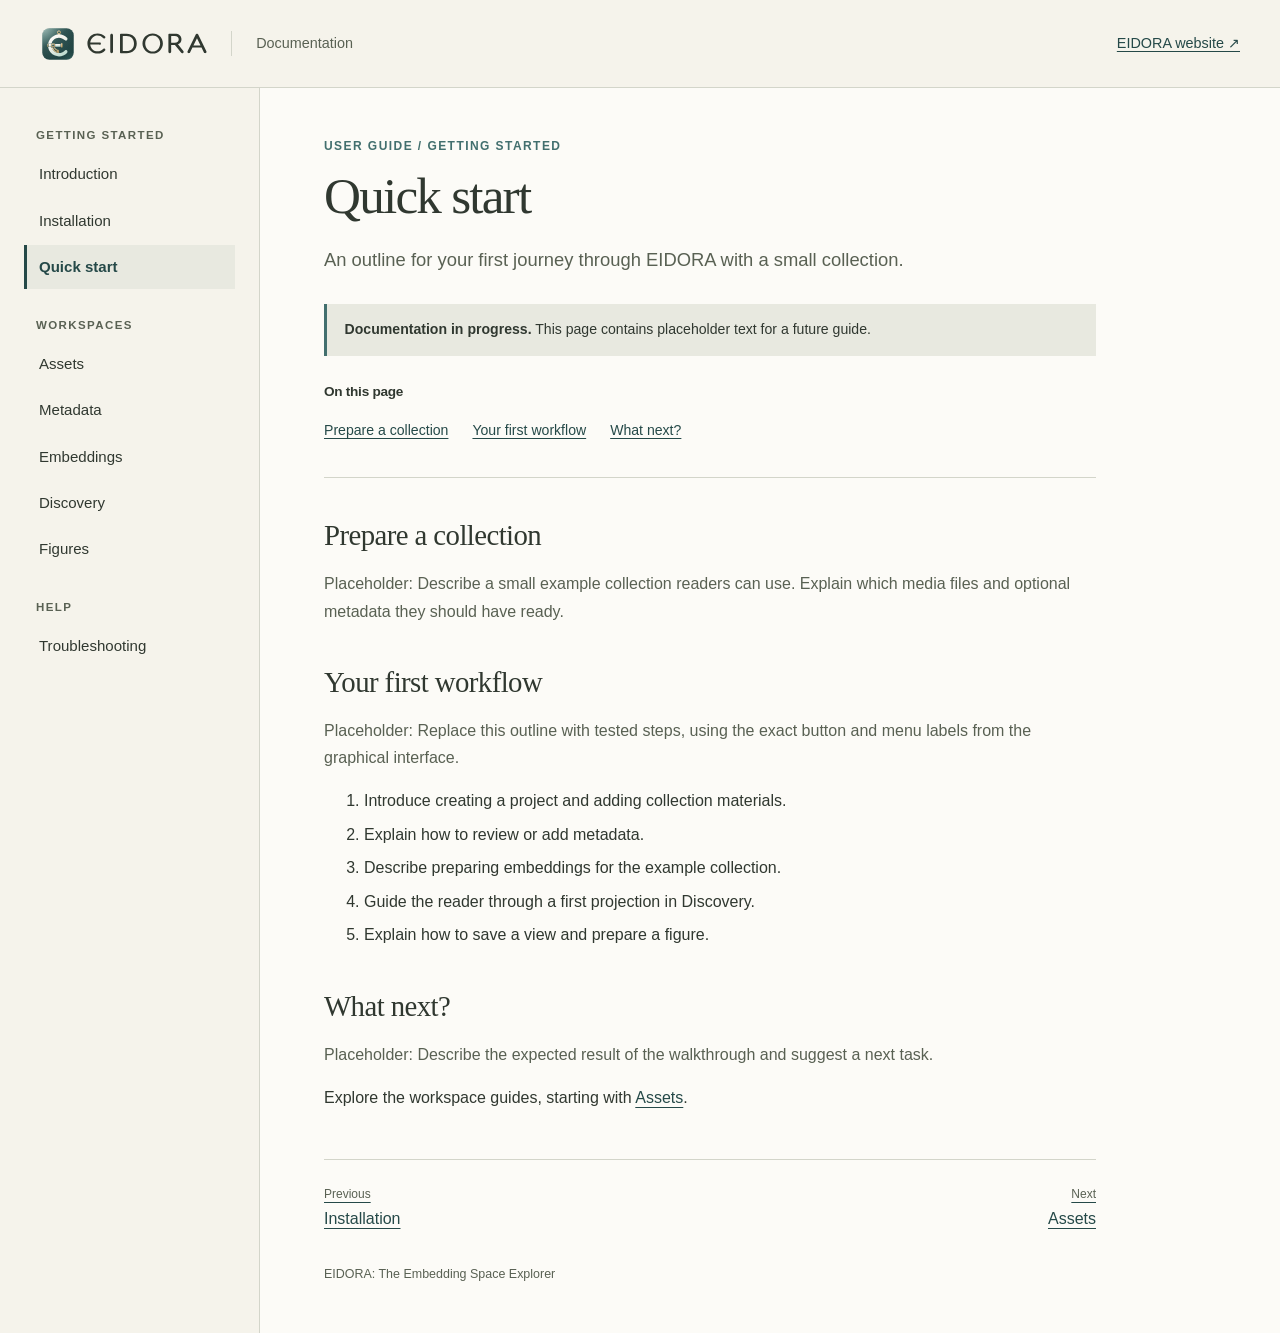
<file: quick-start.html>
<!doctype html>
<html lang="en">
<head>
  <meta charset="utf-8">
  <meta name="viewport" content="width=device-width, initial-scale=1">
  <meta name="description" content="An outline for your first journey through EIDORA with a small collection.">
  <title>Quick start · EIDORA Documentation</title>
  <link rel="icon" href="assets/brand/eidora_icon.svg" type="image/svg+xml">
  <link rel="stylesheet" href="styles.css">
</head>
<body>
  <a class="skip-link" href="#main-content">Skip to content</a>

  <!-- Shared header: keep this the same in every HTML file. -->
  <header class="site-header">
    <div class="site-identity">
      <a class="brand" href="index.html" aria-label="EIDORA documentation home">
        <img class="brand-icon" src="assets/brand/eidora_icon.svg" alt="" width="36" height="36">
        <img class="brand-wordmark" src="assets/brand/eidora_wordmark.svg" alt="EIDORA" width="120">
      </a>
      <span class="site-label">Documentation</span>
    </div>
    <a class="website-link" href="https://www.eidora.org/">EIDORA website <span aria-hidden="true">&nbsp;↗</span></a>
  </header>

  <div class="docs-layout">
    <!-- Shared sidebar: update all pages when adding or renaming a link.
         Only this page's link should have aria-current="page". -->
    <aside class="sidebar">
      <nav aria-label="Documentation">
          <div class="nav-group">
            <h2 class="nav-heading">Getting started</h2>
            <ul>
              <li><a href="index.html">Introduction</a></li>
              <li><a href="installation.html">Installation</a></li>
              <li><a href="quick-start.html" aria-current="page">Quick start</a></li>
            </ul>
          </div>
          <div class="nav-group">
            <h2 class="nav-heading">Workspaces</h2>
            <ul>
              <li><a href="assets.html">Assets</a></li>
              <li><a href="metadata.html">Metadata</a></li>
              <li><a href="embeddings.html">Embeddings</a></li>
              <li><a href="discovery.html">Discovery</a></li>
              <li><a href="figures.html">Figures</a></li>
            </ul>
          </div>
          <div class="nav-group">
            <h2 class="nav-heading">Help</h2>
            <ul>
              <li><a href="troubleshooting.html">Troubleshooting</a></li>
            </ul>
          </div>
      </nav>
    </aside>

    <!-- Main documentation content: edit the text and sections below. -->
    <main id="main-content" class="document" tabindex="-1">
      <article aria-labelledby="page-title">
        <header>
          <p class="eyebrow">User guide / Getting started</p>
          <h1 id="page-title">Quick start</h1>
          <p class="lead">An outline for your first journey through EIDORA with a small collection.</p>
        </header>

        <!-- Remove this notice when the page is ready for readers. -->
        <aside class="draft-note" aria-label="Documentation status">
          <p><strong>Documentation in progress.</strong> This page contains placeholder text for a future guide.</p>
        </aside>

        <nav class="page-contents" aria-label="On this page">
          <h2>On this page</h2>
          <ul>
              <li><a href="#prepare-a-collection">Prepare a collection</a></li>
              <li><a href="#your-first-workflow">Your first workflow</a></li>
              <li><a href="#what-next">What next?</a></li>
          </ul>
        </nav>

        <!-- Edit this section. Keep its ID in sync with the link above. -->
        <section id="prepare-a-collection" aria-labelledby="prepare-a-collection-title">
          <h2 id="prepare-a-collection-title">Prepare a collection</h2>
          <p class="placeholder">Placeholder: Describe a small example collection readers can use. Explain which media files and optional metadata they should have ready.</p>
        </section>

        <!-- Edit this section. Keep its ID in sync with the link above. -->
        <section id="your-first-workflow" aria-labelledby="your-first-workflow-title">
          <h2 id="your-first-workflow-title">Your first workflow</h2>
          <p class="placeholder">Placeholder: Replace this outline with tested steps, using the exact button and menu labels from the graphical interface.</p>
          <ol>
            <li>Introduce creating a project and adding collection materials.</li>
            <li>Explain how to review or add metadata.</li>
            <li>Describe preparing embeddings for the example collection.</li>
            <li>Guide the reader through a first projection in Discovery.</li>
            <li>Explain how to save a view and prepare a figure.</li>
          </ol>
        </section>

        <!-- Edit this section. Keep its ID in sync with the link above. -->
        <section id="what-next" aria-labelledby="what-next-title">
          <h2 id="what-next-title">What next?</h2>
          <p class="placeholder">Placeholder: Describe the expected result of the walkthrough and suggest a next task.</p>
          <p>Explore the workspace guides, starting with <a href="assets.html">Assets</a>.</p>
        </section>
      </article>

      <!-- Update these links if the order of the guide changes. -->
      <nav class="page-navigation" aria-label="Previous and next pages">
        <a href="installation.html"><span>Previous</span>Installation</a>
        <a class="next-page" href="assets.html"><span>Next</span>Assets</a>
      </nav>
      <footer class="site-footer">
        <p>EIDORA: The Embedding Space Explorer</p>
      </footer>
    </main>
  </div>
</body>
</html>
</file>
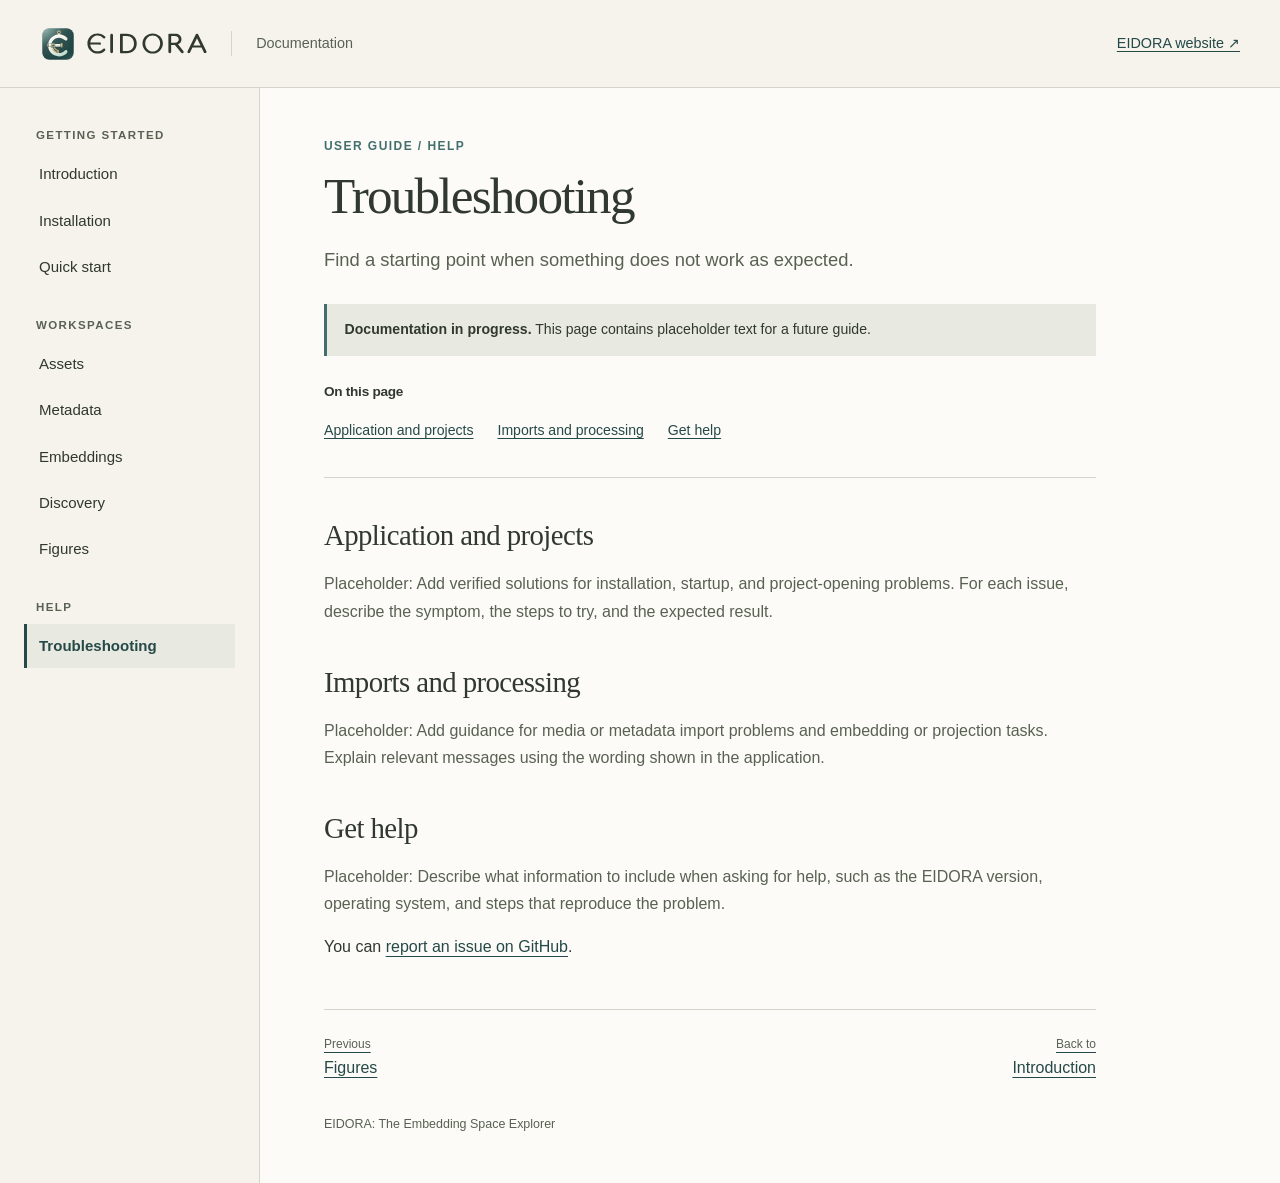
<file: troubleshooting.html>
<!doctype html>
<html lang="en">
<head>
  <meta charset="utf-8">
  <meta name="viewport" content="width=device-width, initial-scale=1">
  <meta name="description" content="Find a starting point when something does not work as expected.">
  <title>Troubleshooting · EIDORA Documentation</title>
  <link rel="icon" href="assets/brand/eidora_icon.svg" type="image/svg+xml">
  <link rel="stylesheet" href="styles.css">
</head>
<body>
  <a class="skip-link" href="#main-content">Skip to content</a>

  <!-- Shared header: keep this the same in every HTML file. -->
  <header class="site-header">
    <div class="site-identity">
      <a class="brand" href="index.html" aria-label="EIDORA documentation home">
        <img class="brand-icon" src="assets/brand/eidora_icon.svg" alt="" width="36" height="36">
        <img class="brand-wordmark" src="assets/brand/eidora_wordmark.svg" alt="EIDORA" width="120">
      </a>
      <span class="site-label">Documentation</span>
    </div>
    <a class="website-link" href="https://www.eidora.org/">EIDORA website <span aria-hidden="true">&nbsp;↗</span></a>
  </header>

  <div class="docs-layout">
    <!-- Shared sidebar: update all pages when adding or renaming a link.
         Only this page's link should have aria-current="page". -->
    <aside class="sidebar">
      <nav aria-label="Documentation">
          <div class="nav-group">
            <h2 class="nav-heading">Getting started</h2>
            <ul>
              <li><a href="index.html">Introduction</a></li>
              <li><a href="installation.html">Installation</a></li>
              <li><a href="quick-start.html">Quick start</a></li>
            </ul>
          </div>
          <div class="nav-group">
            <h2 class="nav-heading">Workspaces</h2>
            <ul>
              <li><a href="assets.html">Assets</a></li>
              <li><a href="metadata.html">Metadata</a></li>
              <li><a href="embeddings.html">Embeddings</a></li>
              <li><a href="discovery.html">Discovery</a></li>
              <li><a href="figures.html">Figures</a></li>
            </ul>
          </div>
          <div class="nav-group">
            <h2 class="nav-heading">Help</h2>
            <ul>
              <li><a href="troubleshooting.html" aria-current="page">Troubleshooting</a></li>
            </ul>
          </div>
      </nav>
    </aside>

    <!-- Main documentation content: edit the text and sections below. -->
    <main id="main-content" class="document" tabindex="-1">
      <article aria-labelledby="page-title">
        <header>
          <p class="eyebrow">User guide / Help</p>
          <h1 id="page-title">Troubleshooting</h1>
          <p class="lead">Find a starting point when something does not work as expected.</p>
        </header>

        <!-- Remove this notice when the page is ready for readers. -->
        <aside class="draft-note" aria-label="Documentation status">
          <p><strong>Documentation in progress.</strong> This page contains placeholder text for a future guide.</p>
        </aside>

        <nav class="page-contents" aria-label="On this page">
          <h2>On this page</h2>
          <ul>
              <li><a href="#application-and-projects">Application and projects</a></li>
              <li><a href="#imports-and-processing">Imports and processing</a></li>
              <li><a href="#get-help">Get help</a></li>
          </ul>
        </nav>

        <!-- Edit this section. Keep its ID in sync with the link above. -->
        <section id="application-and-projects" aria-labelledby="application-and-projects-title">
          <h2 id="application-and-projects-title">Application and projects</h2>
          <p class="placeholder">Placeholder: Add verified solutions for installation, startup, and project-opening problems. For each issue, describe the symptom, the steps to try, and the expected result.</p>
        </section>

        <!-- Edit this section. Keep its ID in sync with the link above. -->
        <section id="imports-and-processing" aria-labelledby="imports-and-processing-title">
          <h2 id="imports-and-processing-title">Imports and processing</h2>
          <p class="placeholder">Placeholder: Add guidance for media or metadata import problems and embedding or projection tasks. Explain relevant messages using the wording shown in the application.</p>
        </section>

        <!-- Edit this section. Keep its ID in sync with the link above. -->
        <section id="get-help" aria-labelledby="get-help-title">
          <h2 id="get-help-title">Get help</h2>
          <p class="placeholder">Placeholder: Describe what information to include when asking for help, such as the EIDORA version, operating system, and steps that reproduce the problem.</p>
          <p>You can <a href="https://github.com/eidora-desktop/EIDORA/issues">report an issue on GitHub</a>.</p>
        </section>
      </article>

      <!-- Update these links if the order of the guide changes. -->
      <nav class="page-navigation" aria-label="Previous and next pages">
        <a href="figures.html"><span>Previous</span>Figures</a>
        <a class="next-page" href="index.html"><span>Back to</span>Introduction</a>
      </nav>
      <footer class="site-footer">
        <p>EIDORA: The Embedding Space Explorer</p>
      </footer>
    </main>
  </div>
</body>
</html>
</file>
<file: styles.css>
/* EIDORA documentation. Shared by every HTML page; no build step is needed. */

/* 1. Brand colors and typography, based on eidora.org. */
:root {
  color-scheme: light;
  --paper: #f5f3eb;
  --porcelain: #fcfbf7;
  --ink: #303830;
  --muted: #596153;
  --teal: #426f6e;
  --deep-teal: #254948;
  --sage: #e8e9e0;
  --rule: #d3d5ca;
  --serif: Georgia, "Times New Roman", serif;
  --sans: -apple-system, BlinkMacSystemFont, "Segoe UI", sans-serif;
}

/* 2. Readable defaults and keyboard access. */
* { box-sizing: border-box; }
html { scroll-padding-top: 2rem; }
body {
  margin: 0;
  background: var(--porcelain);
  color: var(--ink);
  font-family: var(--sans);
  font-size: 1rem;
  line-height: 1.7;
}
img { display: block; max-width: 100%; height: auto; }
a { color: var(--deep-teal); text-underline-offset: .22em; }
a:hover { text-decoration-thickness: 2px; }
a:focus-visible {
  outline: 3px solid var(--deep-teal);
  outline-offset: 4px;
  border-radius: 2px;
}
::selection { background: #e4d4b4; color: var(--ink); }
h1, h2, h3 { line-height: 1.25; }
h1, h2 { font-family: var(--serif); font-weight: 400; }
h1 { margin: .5rem 0 1rem; font-size: clamp(2.5rem, 4vw, 3.5rem); letter-spacing: -.035em; }
h2 { margin: 0 0 1rem; font-size: 1.8rem; letter-spacing: -.02em; }
h3 { font-size: 1.05rem; }
p { margin: 0 0 1rem; }
li + li { margin-top: .4rem; }
main { min-width: 0; overflow-wrap: anywhere; }
main:focus { outline: none; }
.skip-link {
  position: absolute;
  z-index: 2;
  top: 1rem;
  left: 1rem;
  padding: .7rem 1rem;
  background: var(--porcelain);
  transform: translateY(-200%);
}
.skip-link:focus { transform: translateY(0); }

/* 3. Shared header. The logo links to the documentation home page. */
.site-header {
  display: flex;
  flex-wrap: wrap;
  align-items: center;
  justify-content: space-between;
  gap: .5rem 2rem;
  min-height: 88px;
  padding: 1rem 2.5rem;
  border-bottom: 1px solid var(--rule);
  background: var(--paper);
}
.site-identity, .brand { display: flex; align-items: center; }
.site-identity { flex-wrap: wrap; gap: .7rem 1.5rem; }
.brand { gap: .7rem; min-height: 44px; }
.brand-icon { width: 36px; }
.brand-wordmark { width: 120px; }
.site-label {
  border-left: 1px solid var(--rule);
  padding-left: 1.5rem;
  color: var(--muted);
  font-size: .9rem;
}
.website-link { display: inline-flex; align-items: center; min-height: 44px; font-size: .9rem; }

/* 4. Two-column documentation layout. */
.docs-layout {
  display: grid;
  grid-template-columns: 260px minmax(0, 1fr);
  max-width: 1440px;
  margin-inline: auto;
}
.sidebar {
  padding: 2.5rem 1.5rem;
  border-right: 1px solid var(--rule);
  background: var(--paper);
}
.sidebar nav { position: sticky; top: 2rem; }
.nav-group + .nav-group { margin-top: 1.8rem; }
.nav-heading {
  margin: 0 0 .6rem .75rem;
  color: var(--muted);
  font-family: var(--sans);
  font-size: .72rem;
  font-weight: 600;
  letter-spacing: .12em;
  text-transform: uppercase;
}
.sidebar ul { margin: 0; padding: 0; list-style: none; }
.sidebar li + li { margin-top: .15rem; }
.sidebar a {
  display: flex;
  align-items: center;
  min-height: 44px;
  padding: .45rem .75rem;
  border-left: 3px solid transparent;
  color: var(--ink);
  font-size: .94rem;
  text-decoration: none;
}
.sidebar a:hover { background: var(--sage); text-decoration: underline; }
.sidebar a[aria-current="page"] {
  border-left-color: var(--deep-teal);
  background: var(--sage);
  color: var(--deep-teal);
  font-weight: 600;
}
.document { width: 100%; max-width: 900px; padding: 3rem 4rem 2rem; }
.eyebrow { margin: 0; color: var(--teal); font-size: .75rem; font-weight: 600; letter-spacing: .12em; text-transform: uppercase; }
.lead { max-width: 42rem; color: var(--muted); font-size: 1.15rem; line-height: 1.7; }
.draft-note {
  margin: 1.75rem 0;
  padding: .9rem 1.1rem;
  border-left: 3px solid var(--teal);
  background: var(--sage);
  font-size: .88rem;
}
.draft-note p { margin: 0; }
.page-contents { margin-bottom: 2.5rem; padding-bottom: 1.5rem; border-bottom: 1px solid var(--rule); }
.page-contents h2 { margin-bottom: .5rem; font-family: var(--sans); font-size: .85rem; font-weight: 600; }
.page-contents ul { display: flex; flex-wrap: wrap; gap: .25rem 1.5rem; margin: 0; padding: 0; list-style: none; }
.page-contents li { margin: 0; }
.page-contents a { display: inline-flex; align-items: center; min-height: 44px; font-size: .88rem; }
.document section { margin-block: 2.5rem; }
.placeholder { color: var(--muted); }
.topic-list { margin: 1.25rem 0; padding: 0; list-style: none; }
.topic-list li { padding: 1rem 0; border-top: 1px solid var(--rule); }
.topic-list li:last-child { border-bottom: 1px solid var(--rule); }
.topic-list a { display: inline-block; padding-block: .25rem; font-weight: 600; }
.topic-list p { margin: .15rem 0 0; color: var(--muted); font-size: .93rem; }
.page-navigation { display: flex; flex-wrap: wrap; justify-content: space-between; gap: 1rem; margin-top: 3rem; padding-top: 1.5rem; border-top: 1px solid var(--rule); }
.page-navigation a { display: inline-flex; flex-direction: column; justify-content: center; min-height: 48px; }
.page-navigation span { color: var(--muted); font-size: .75rem; text-decoration: none; }
.page-navigation .next-page { margin-left: auto; text-align: right; }
.site-footer { margin-top: 2rem; color: var(--muted); font-size: .78rem; }

/* 5. Small screens and zoom: navigation flows above the article. */
@media (max-width: 900px) {
  .document { padding: 2.5rem 2rem; }
  .docs-layout { grid-template-columns: 230px minmax(0, 1fr); }
  .sidebar { padding-inline: 1rem; }
}
@media (max-width: 700px) {
  .site-header { padding: 1rem 1.25rem; }
  .site-identity { gap: .5rem 1rem; }
  .site-label { padding-left: 1rem; }
  .docs-layout { display: block; }
  .sidebar { padding: 1.5rem 1.25rem; border-right: 0; border-bottom: 1px solid var(--rule); }
  .sidebar nav { position: static; display: flex; flex-wrap: wrap; gap: 1.5rem; }
  .nav-group { flex: 1 1 10rem; }
  .nav-group + .nav-group { margin: 0; }
  .document { padding: 2rem 1.25rem; }
  .page-contents ul { display: block; }
}

/* 6. Print only the documentation content. */
@media print {
  body { background: white; color: black; font-size: 11pt; }
  .site-header, .sidebar, .skip-link, .page-contents, .page-navigation, .site-footer { display: none; }
  .docs-layout { display: block; }
  .document { max-width: none; padding: 0; }
  h1, h2, h3 { break-after: avoid; }
  a { color: inherit; }
}
</file>
